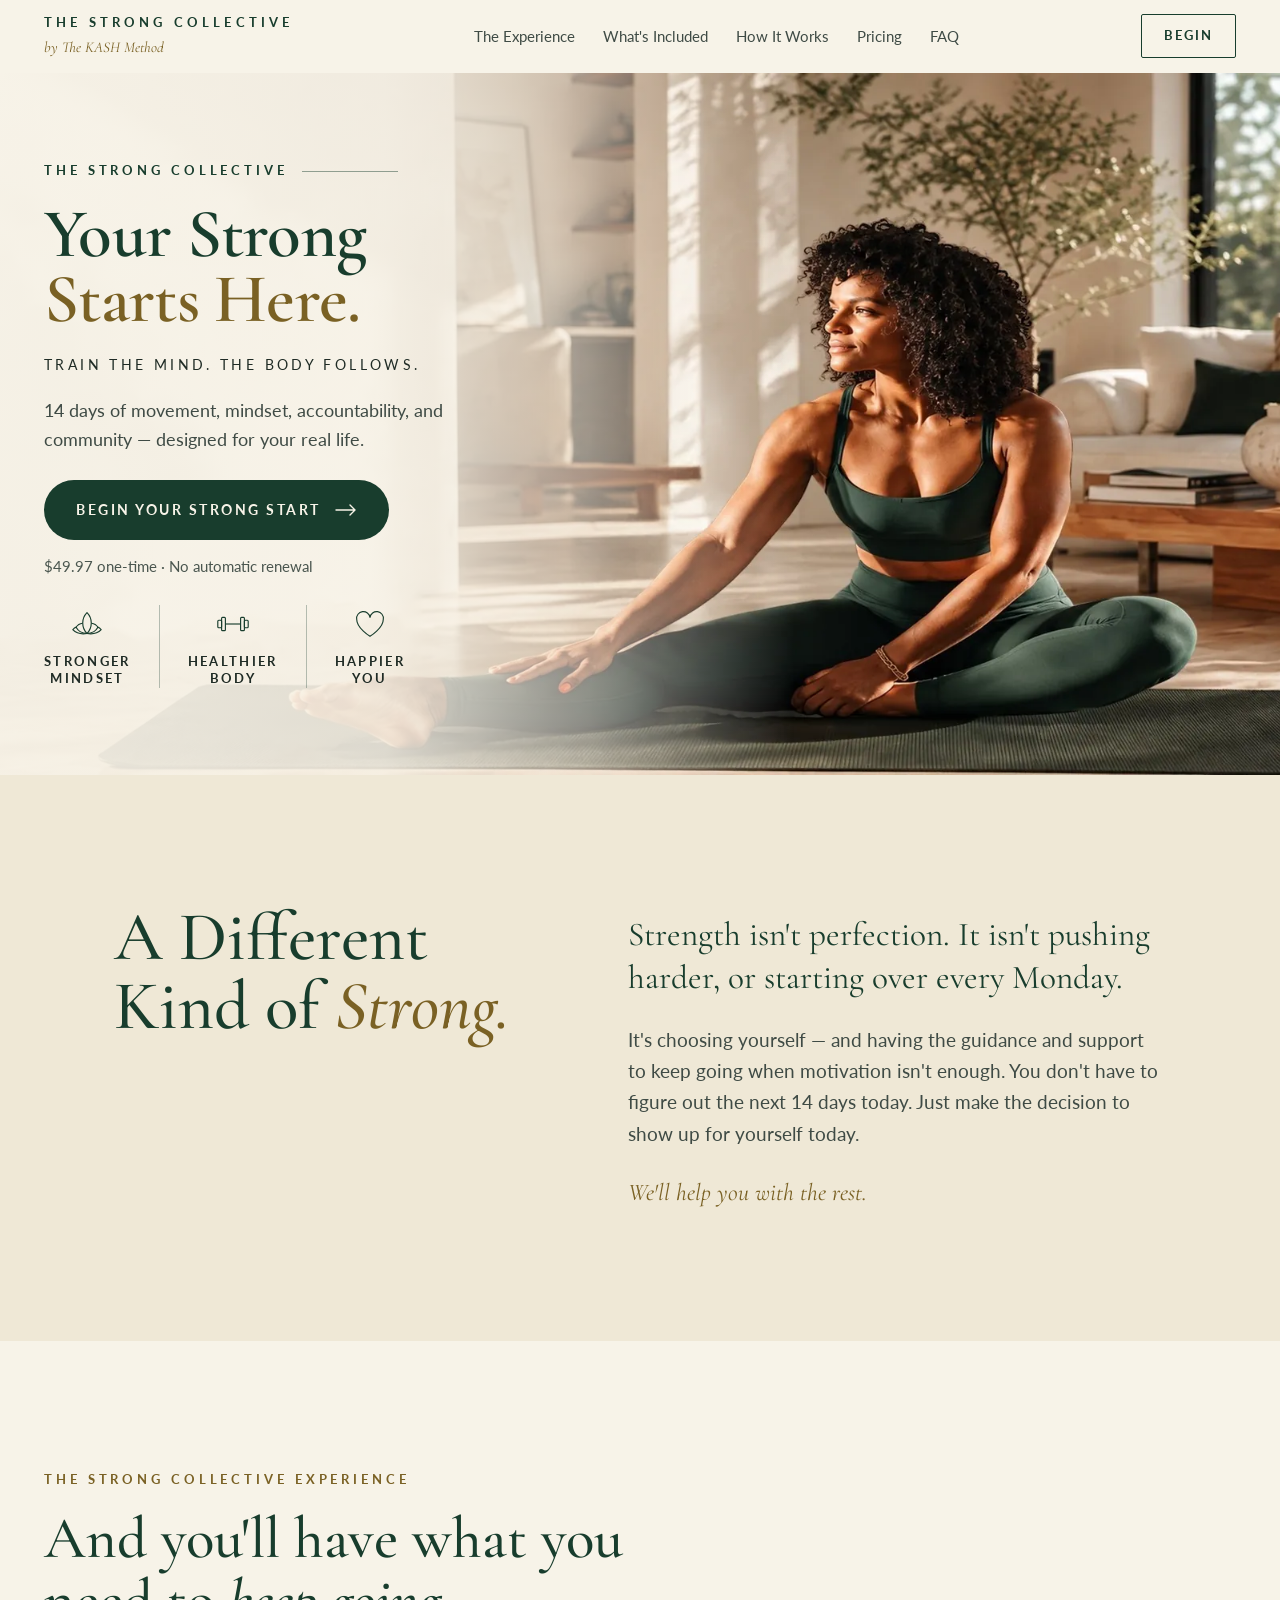
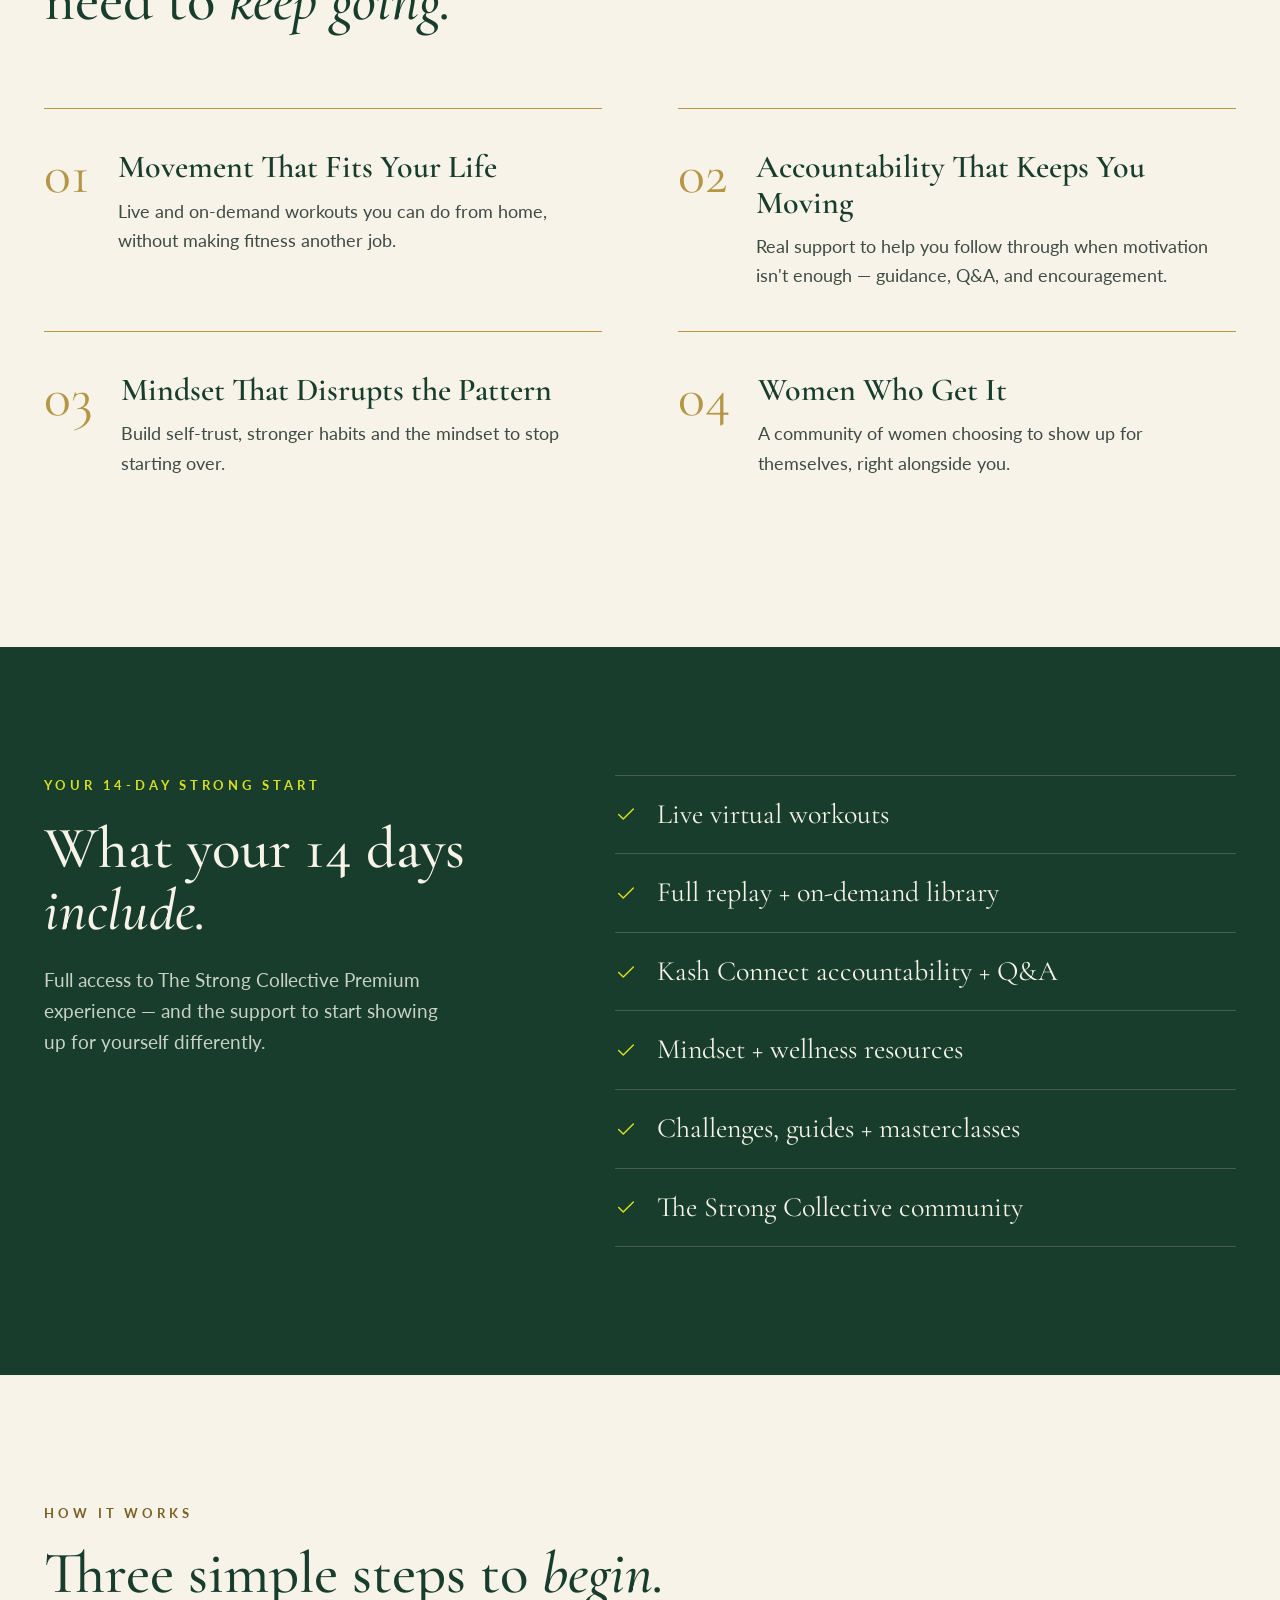
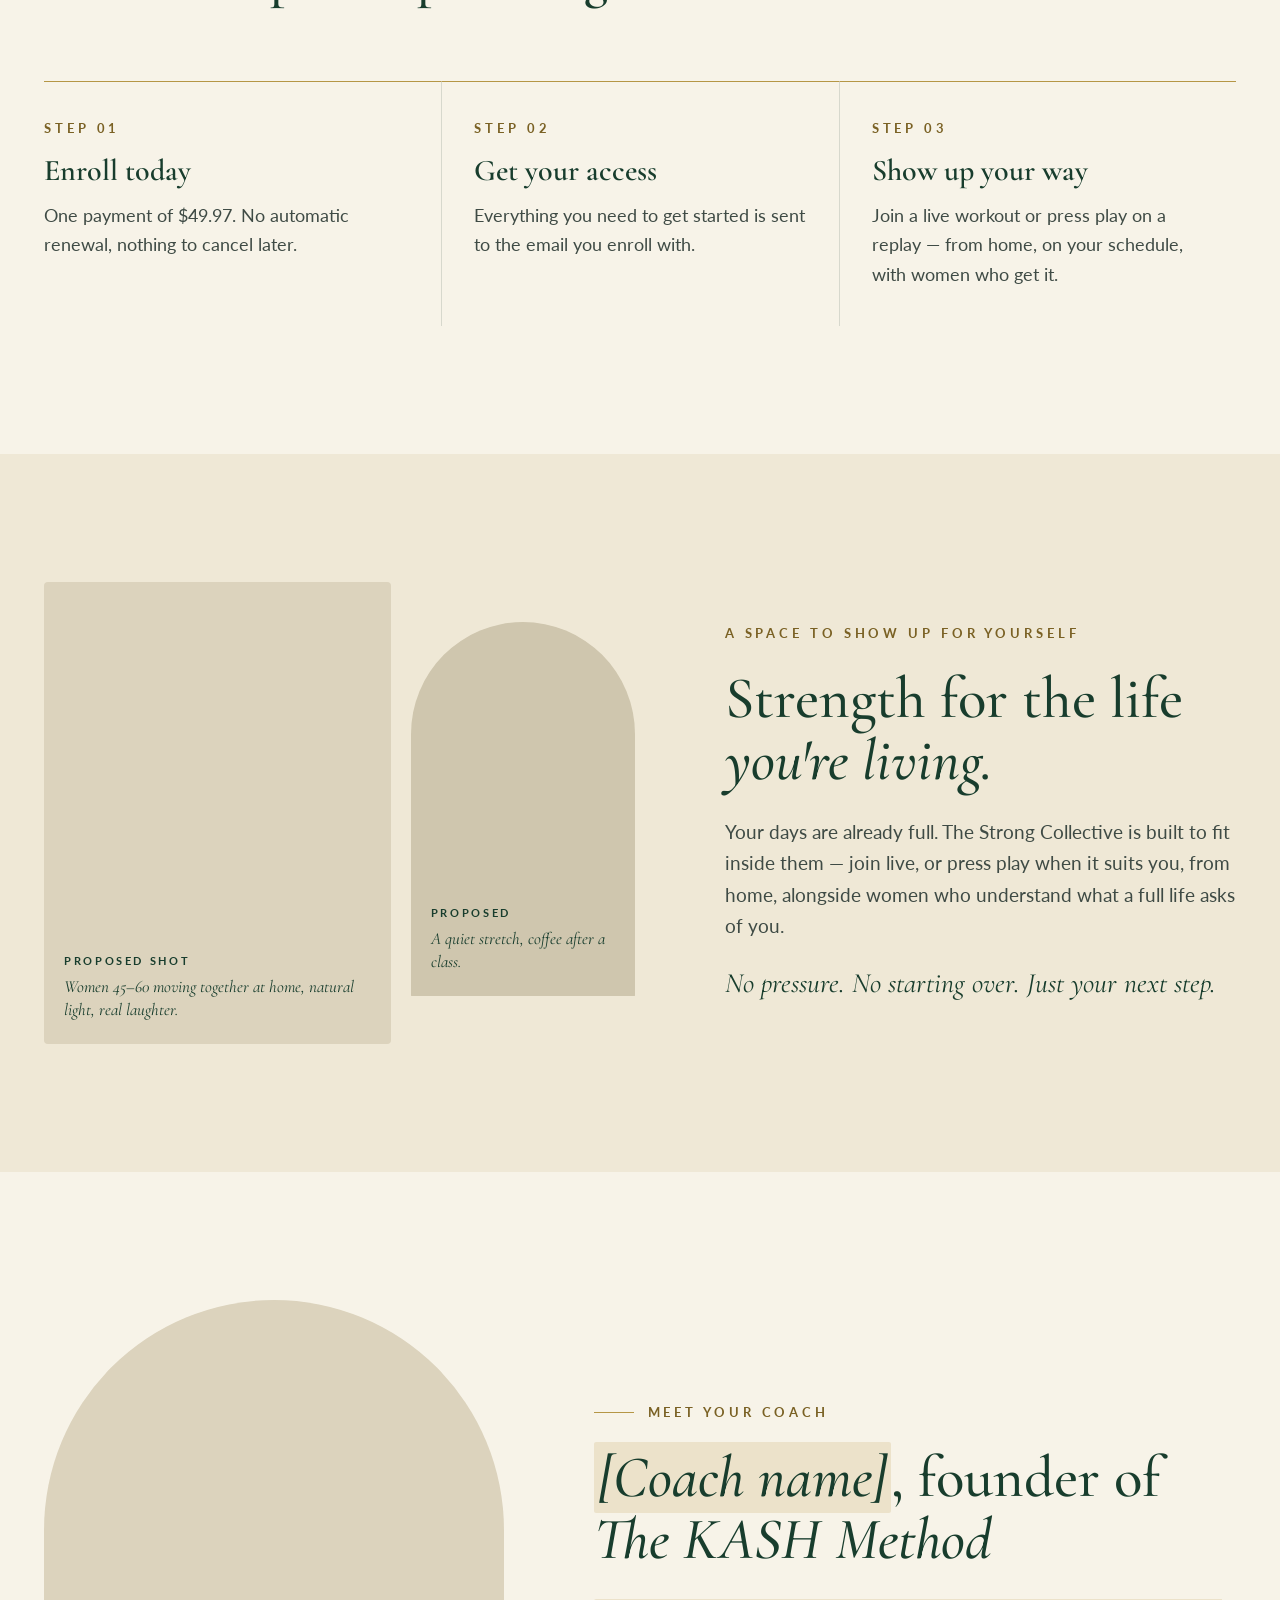
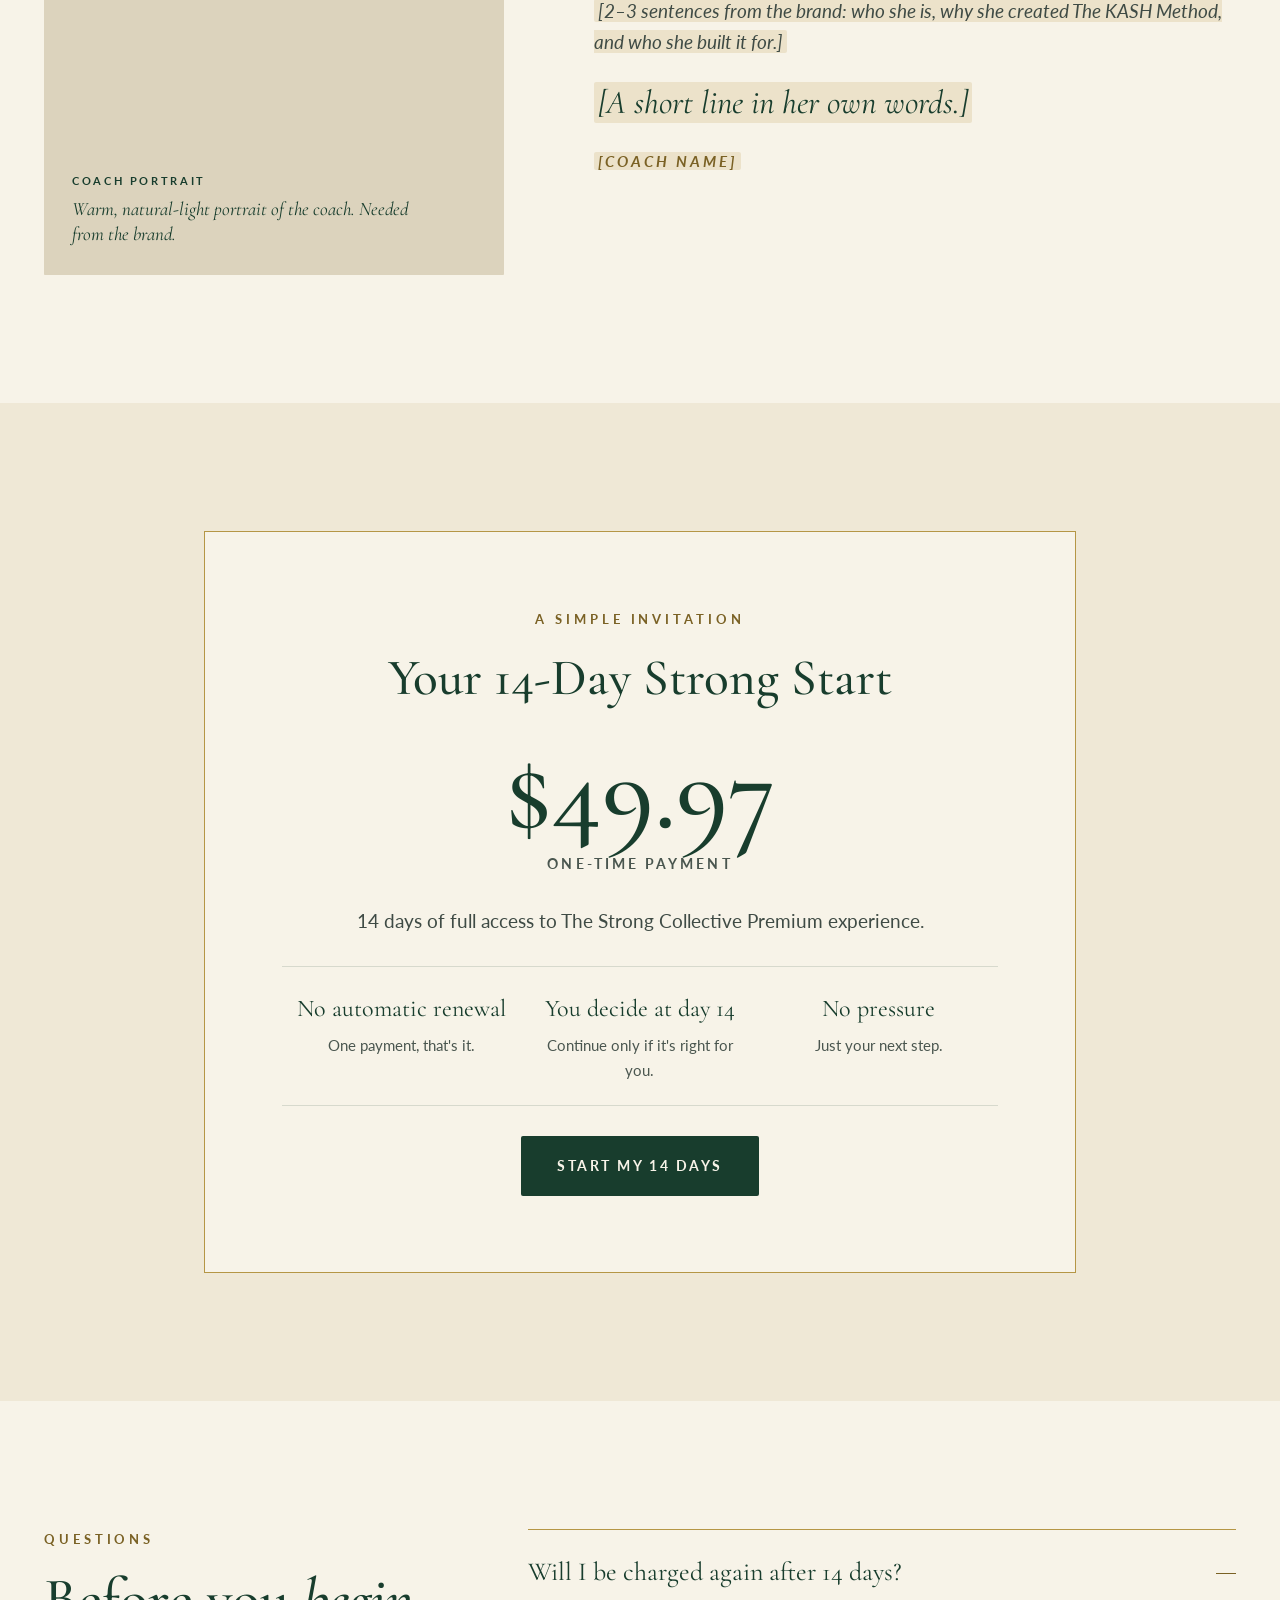
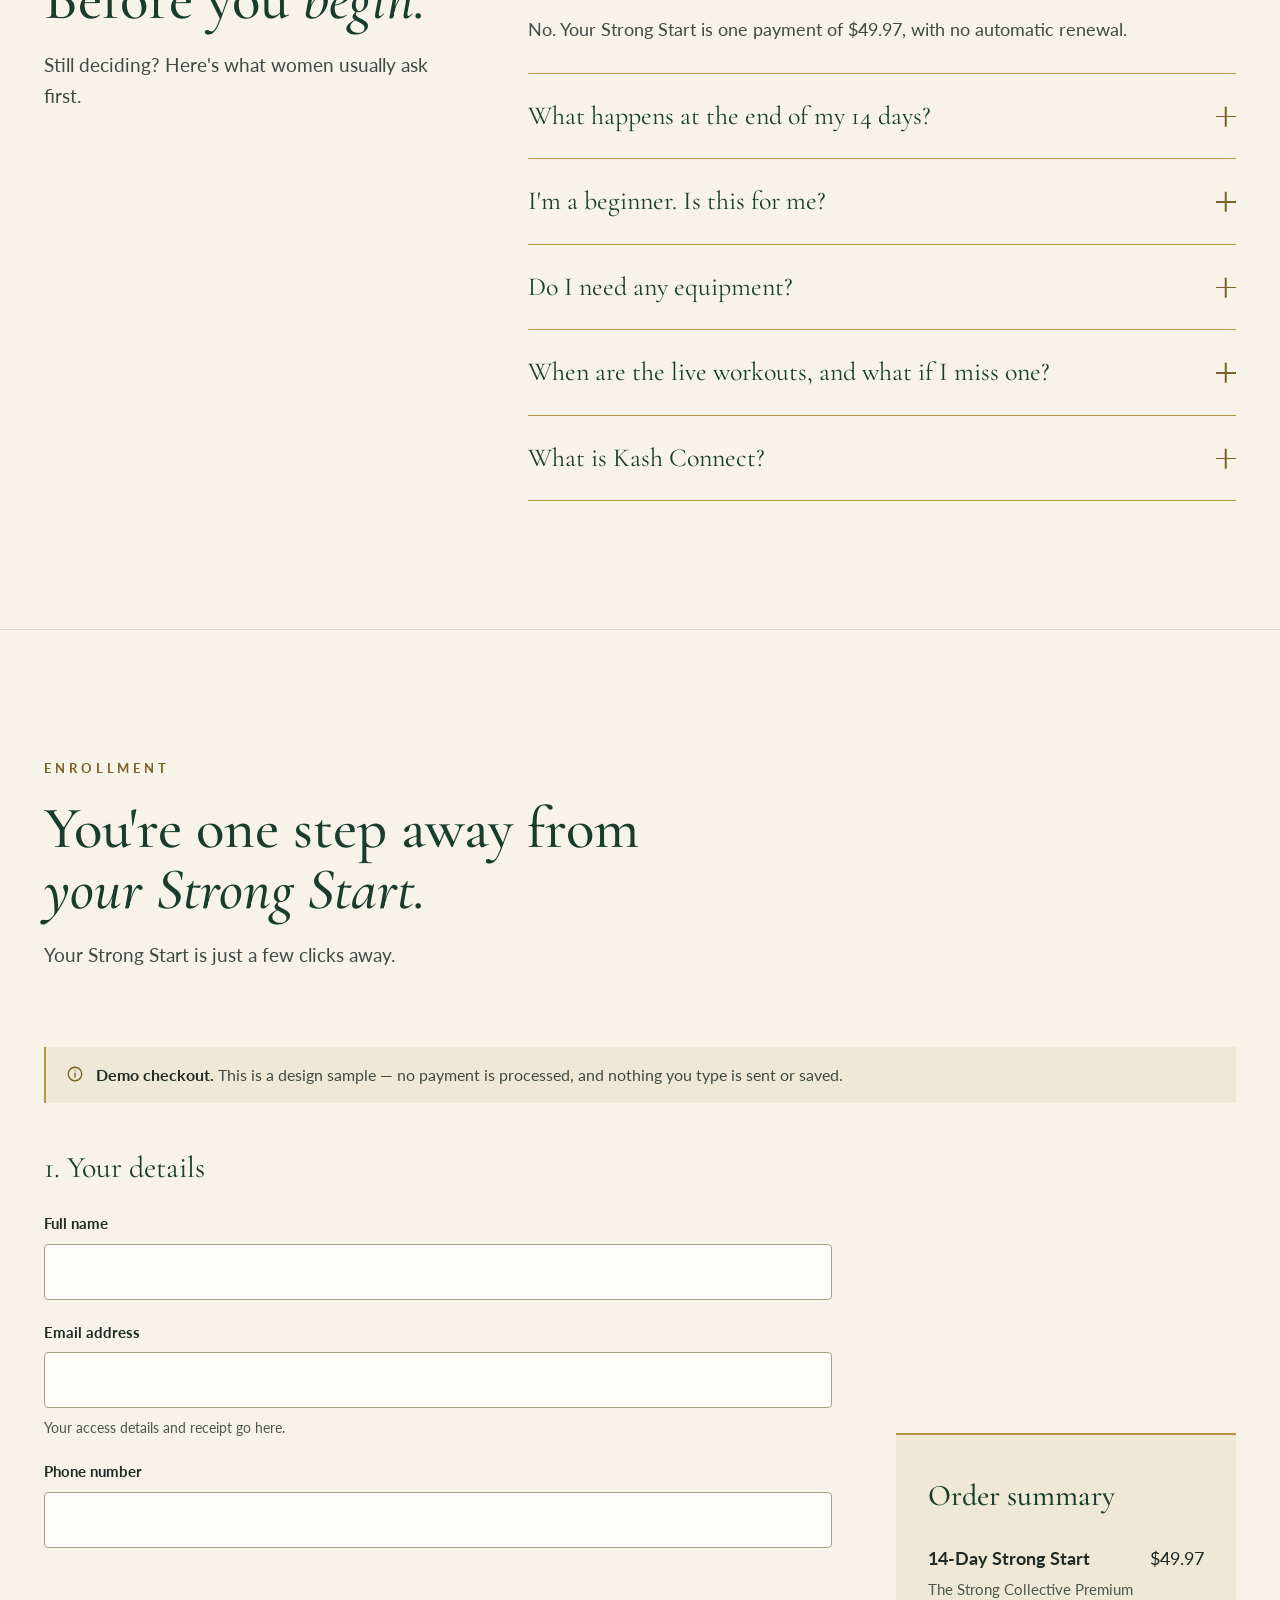
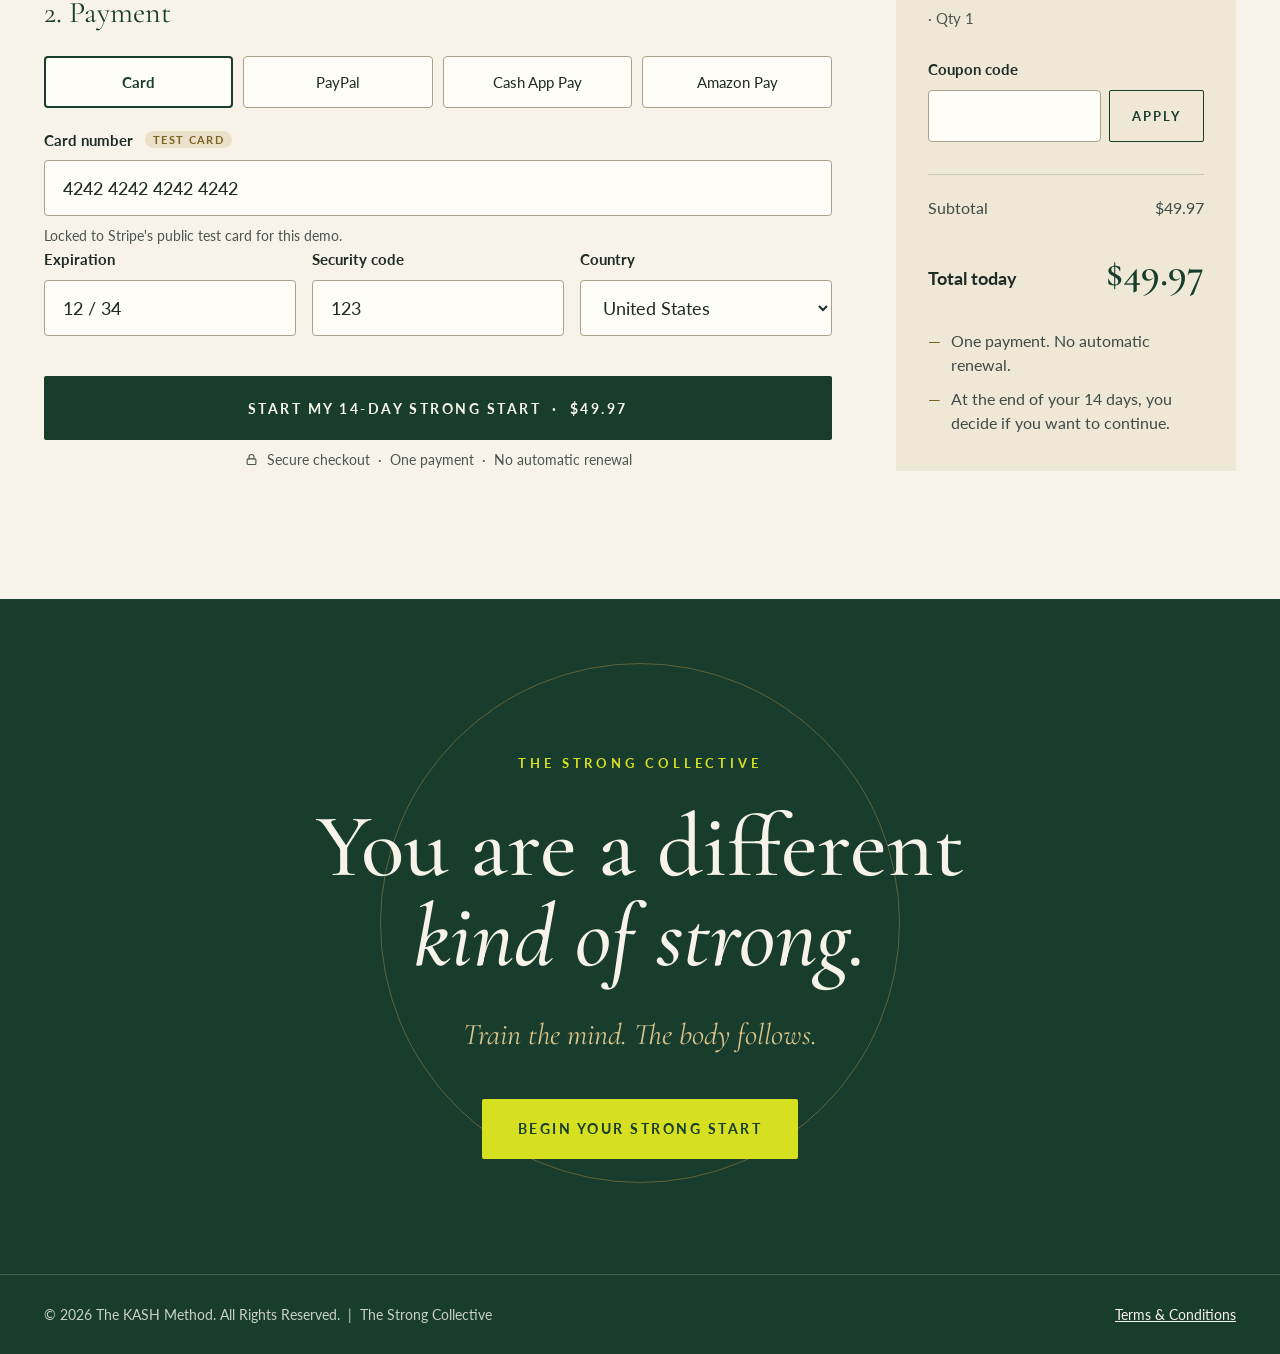
<file: index.html>
<!doctype html>
<!-- Built by build.py from src/ — edit the files in src/sections/, not this file. -->
<html lang="en">
<head>
<meta charset="utf-8">
<meta name="viewport" content="width=device-width, initial-scale=1">
<title>Your Strong Starts Here — The 14-Day Strong Start | The Strong Collective</title>
<meta name="description" content="The 14-Day Strong Start from The Strong Collective: live and on-demand workouts, accountability, mindset and community. $49.97 one-time, no automatic renewal.">
<meta name="theme-color" content="#183D2D">
<meta property="og:title" content="Your Strong Starts Here — The Strong Collective">
<meta property="og:description" content="14 days of movement, mindset, accountability, and community. $49.97 one-time, no automatic renewal.">
<meta property="og:type" content="website">
<script>document.documentElement.classList.add('js');</script>
<link rel="preconnect" href="https://fonts.googleapis.com">
<link rel="preconnect" href="https://fonts.gstatic.com" crossorigin>
<link rel="stylesheet" href="https://fonts.googleapis.com/css2?family=Cormorant+Garamond:ital,wght@0,400;0,500;0,600;1,400;1,500&family=Lato:wght@400;700&display=swap">
<link rel="stylesheet" href="assets/styles.css">
</head>
<body>
<a class="skip-link" href="#main">Skip to content</a>
<!-- Sticky header: brand, section links (hidden under 960px), CTA -->
<header class="site-header">
  <div class="container site-header__inner">
    <a class="brand" href="#top" aria-label="The Strong Collective, back to top">
      <span class="brand__name">THE STRONG COLLECTIVE</span>
      <span class="brand__by">by The KASH Method</span>
    </a>
    <nav class="nav" aria-label="Page sections">
      <a class="nav__link" href="#experience">The Experience</a>
      <a class="nav__link" href="#included">What's Included</a>
      <a class="nav__link" href="#how">How It Works</a>
      <a class="nav__link" href="#pricing">Pricing</a>
      <a class="nav__link" href="#faq">FAQ</a>
    </nav>
    <a class="btn btn--outline" href="#enroll">Begin</a>
  </div>
</header>
<main id="main">
<!-- Hero banner: full-width photo with live text over the left side.
     Photo: the brand banner with its baked-in text removed (assets/img/hero-banner.*). -->
<section class="hero hero--banner" id="top">
  <picture class="hero__photo">
    <source media="(max-width: 900px)" type="image/webp" srcset="assets/img/hero-banner-mobile.webp">
    <source media="(max-width: 900px)" srcset="assets/img/hero-banner-mobile.jpg">
    <source type="image/webp" srcset="assets/img/hero-banner.webp">
    <img src="assets/img/hero-banner.jpg" width="1794" height="877" fetchpriority="high"
         alt="A woman with curly hair stretching on a yoga mat in a sunlit living room, smiling as she looks toward the window">
  </picture>
  <div class="container hero__inner">
    <div class="hero__copy">
      <span class="eyebrow eyebrow--trail">The Strong Collective</span>
      <h1 class="hero__title">Your Strong<br><em>Starts Here.</em></h1>
      <p class="hero__tagline-caps">Train the mind. The body follows.</p>
      <p class="hero__lead">14 days of movement, mindset, accountability, and community — designed for your real life.</p>
      <div class="hero__actions">
        <a class="btn btn--primary btn--arrow" href="#enroll">Begin Your Strong Start
          <svg width="22" height="12" viewBox="0 0 22 12" fill="none" stroke="currentColor" stroke-width="1.4" stroke-linecap="round" stroke-linejoin="round" aria-hidden="true"><path d="M1 6h19M15 1l5 5-5 5"/></svg>
        </a>
        <span class="hero__terms">$49.97 one-time · No automatic renewal</span>
      </div>
      <ul class="hero__benefits">
        <li class="hero__benefit">
          <svg width="38" height="38" viewBox="0 0 40 40" fill="none" stroke="currentColor" stroke-width="1.2" stroke-linejoin="round" aria-hidden="true"><path d="M20 30c-3-3-4.5-7-4.5-11S17 11 20 8c3 3 4.5 7 4.5 11S23 27 20 30z"/><path d="M20 30c-4.5 0-9-2-11.5-6.5 1.5-2.5 4-4 6.8-4.3"/><path d="M20 30c4.5 0 9-2 11.5-6.5-1.5-2.5-4-4-6.8-4.3"/><path d="M20 30c-6 1-11.5-.5-15-4 1-1.5 2.5-2.5 4.2-3"/><path d="M20 30c6 1 11.5-.5 15-4-1-1.5-2.5-2.5-4.2-3"/></svg>
          <span>Stronger<br>mindset</span>
        </li>
        <li class="hero__benefit">
          <svg width="38" height="38" viewBox="0 0 40 40" fill="none" stroke="currentColor" stroke-width="1.2" stroke-linejoin="round" aria-hidden="true"><rect x="8" y="13" width="4" height="14" rx="1"/><rect x="28" y="13" width="4" height="14" rx="1"/><rect x="4" y="16" width="4" height="8" rx="1"/><rect x="32" y="16" width="4" height="8" rx="1"/><path d="M12 20h16"/></svg>
          <span>Healthier<br>body</span>
        </li>
        <li class="hero__benefit">
          <svg width="38" height="38" viewBox="0 0 40 40" fill="none" stroke="currentColor" stroke-width="1.2" stroke-linejoin="round" aria-hidden="true"><path d="M20 33S6 24.5 6 15a7 7 0 0 1 14-2 7 7 0 0 1 14 2c0 9.5-14 18-14 18z"/></svg>
          <span>Happier<br>you</span>
        </li>
      </ul>
    </div>
  </div>
</section>

<!-- Emotional connection -->
<section class="section band">
  <div class="container different__grid reveal">
    <h2 class="different__title">A Different<br>Kind of <em>Strong.</em></h2>
    <div class="different__body">
      <p class="different__statement">Strength isn't perfection. It isn't pushing harder, or starting over every Monday.</p>
      <p class="lead">It's choosing yourself — and having the guidance and support to keep going when motivation isn't enough. You don't have to figure out the next 14 days today. Just make the decision to show up for yourself today.</p>
      <p class="different__close">We'll help you with the rest.</p>
    </div>
  </div>
</section>

<!-- The four pillars -->
<section class="section" id="experience">
  <div class="container">
    <div class="section-head reveal">
      <span class="eyebrow">The Strong Collective Experience</span>
      <h2 class="h2">And you'll have what you need to <em>keep going.</em></h2>
    </div>
    <div class="pillars">
      <article class="pillar reveal">
        <span class="pillar__num" aria-hidden="true">01</span>
        <div class="pillar__body">
          <h3 class="pillar__title">Movement That Fits Your Life</h3>
          <p class="pillar__text">Live and on-demand workouts you can do from home, without making fitness another job.</p>
        </div>
      </article>
      <article class="pillar reveal">
        <span class="pillar__num" aria-hidden="true">02</span>
        <div class="pillar__body">
          <h3 class="pillar__title">Accountability That Keeps You Moving</h3>
          <p class="pillar__text">Real support to help you follow through when motivation isn't enough — guidance, Q&amp;A, and encouragement.</p>
        </div>
      </article>
      <article class="pillar reveal">
        <span class="pillar__num" aria-hidden="true">03</span>
        <div class="pillar__body">
          <h3 class="pillar__title">Mindset That Disrupts the Pattern</h3>
          <p class="pillar__text">Build self-trust, stronger habits and the mindset to stop starting over.</p>
        </div>
      </article>
      <article class="pillar reveal">
        <span class="pillar__num" aria-hidden="true">04</span>
        <div class="pillar__body">
          <h3 class="pillar__title">Women Who Get It</h3>
          <p class="pillar__text">A community of women choosing to show up for themselves, right alongside you.</p>
        </div>
      </article>
    </div>
  </div>
</section>

<!-- What the 14 days include (exact list from the live site) -->
<section class="section band-green" id="included">
  <div class="container included__grid">
    <div class="included__intro reveal">
      <span class="eyebrow">Your 14-Day Strong Start</span>
      <h2 class="h2">What your 14 days <em>include.</em></h2>
      <p class="lead">Full access to The Strong Collective Premium experience — and the support to start showing up for yourself differently.</p>
    </div>
    <ul class="included__list reveal">
      <li class="included__item"><svg width="22" height="22" viewBox="0 0 24 24" fill="none" stroke="#D7DF21" stroke-width="1.6" stroke-linecap="round" stroke-linejoin="round" aria-hidden="true"><path d="M4 12.5l5 5L20 6.5"/></svg>Live virtual workouts</li>
      <li class="included__item"><svg width="22" height="22" viewBox="0 0 24 24" fill="none" stroke="#D7DF21" stroke-width="1.6" stroke-linecap="round" stroke-linejoin="round" aria-hidden="true"><path d="M4 12.5l5 5L20 6.5"/></svg>Full replay + on-demand library</li>
      <li class="included__item"><svg width="22" height="22" viewBox="0 0 24 24" fill="none" stroke="#D7DF21" stroke-width="1.6" stroke-linecap="round" stroke-linejoin="round" aria-hidden="true"><path d="M4 12.5l5 5L20 6.5"/></svg>Kash Connect accountability + Q&amp;A</li>
      <li class="included__item"><svg width="22" height="22" viewBox="0 0 24 24" fill="none" stroke="#D7DF21" stroke-width="1.6" stroke-linecap="round" stroke-linejoin="round" aria-hidden="true"><path d="M4 12.5l5 5L20 6.5"/></svg>Mindset + wellness resources</li>
      <li class="included__item"><svg width="22" height="22" viewBox="0 0 24 24" fill="none" stroke="#D7DF21" stroke-width="1.6" stroke-linecap="round" stroke-linejoin="round" aria-hidden="true"><path d="M4 12.5l5 5L20 6.5"/></svg>Challenges, guides + masterclasses</li>
      <li class="included__item"><svg width="22" height="22" viewBox="0 0 24 24" fill="none" stroke="#D7DF21" stroke-width="1.6" stroke-linecap="round" stroke-linejoin="round" aria-hidden="true"><path d="M4 12.5l5 5L20 6.5"/></svg>The Strong Collective community</li>
    </ul>
  </div>
</section>

<!-- How it works: makes the next step concrete.
     Step 2 wording assumes access details arrive by email — confirm with the brand. -->
<section class="section" id="how">
  <div class="container">
    <div class="section-head reveal">
      <span class="eyebrow">How It Works</span>
      <h2 class="h2">Three simple steps to <em>begin.</em></h2>
    </div>
    <ol class="steps reveal" style="margin:0;padding:0;list-style:none">
      <li class="step">
        <span class="step__num">STEP 01</span>
        <h3 class="step__title">Enroll today</h3>
        <p class="step__text">One payment of $49.97. No automatic renewal, nothing to cancel later.</p>
      </li>
      <li class="step">
        <span class="step__num">STEP 02</span>
        <h3 class="step__title">Get your access</h3>
        <p class="step__text">Everything you need to get started is sent to the email you enroll with.</p>
      </li>
      <li class="step">
        <span class="step__num">STEP 03</span>
        <h3 class="step__title">Show up your way</h3>
        <p class="step__text">Join a live workout or press play on a replay — from home, on your schedule, with women who get it.</p>
      </li>
    </ol>
  </div>
</section>

<!-- Lifestyle storytelling -->
<section class="section band">
  <div class="container lifestyle__grid">
    <div class="lifestyle__media reveal">
      <!-- Replace each placeholder with <img src="assets/img/..." alt="..." loading="lazy"> -->
      <div class="photo photo--soft" role="img" aria-label="Photo placeholder: women moving together">
        <div class="photo__label">
          <span class="photo__tag">PROPOSED SHOT</span>
          <span class="photo__note">Women 45–60 moving together at home, natural light, real laughter.</span>
        </div>
      </div>
      <div class="photo photo--arch" role="img" aria-label="Photo placeholder: a quiet moment of rest">
        <div class="photo__label">
          <span class="photo__tag">PROPOSED</span>
          <span class="photo__note">A quiet stretch, coffee after a class.</span>
        </div>
      </div>
    </div>
    <div class="lifestyle__copy reveal">
      <span class="eyebrow">A Space to Show Up for Yourself</span>
      <h2 class="h2">Strength for the life <em>you're living.</em></h2>
      <p class="lead">Your days are already full. The Strong Collective is built to fit inside them — join live, or press play when it suits you, from home, alongside women who understand what a full life asks of you.</p>
      <p class="pull">No pressure. No starting over. Just your next step.</p>
    </div>
  </div>
</section>

<!-- Meet your coach — every [bracketed] item must come from the brand before launch -->
<section class="section" id="coach">
  <div class="container coach__grid">
    <div class="coach__media reveal">
      <div class="photo photo--arch" role="img" aria-label="Photo placeholder: coach portrait">
        <div class="photo__label">
          <span class="photo__tag">COACH PORTRAIT</span>
          <span class="photo__note">Warm, natural-light portrait of the coach. Needed from the brand.</span>
        </div>
      </div>
    </div>
    <div class="coach__copy reveal">
      <span class="eyebrow eyebrow--rule">Meet Your Coach</span>
      <h2 class="h2"><span class="placeholder">[Coach name]</span>, founder of <em>The KASH Method</em></h2>
      <p class="lead"><span class="placeholder">[2–3 sentences from the brand: who she is, why she created The KASH Method, and who she built it for.]</span></p>
      <p class="coach__quote"><span class="placeholder">[A short line in her own words.]</span></p>
      <span class="coach__name"><span class="placeholder">[Coach name]</span></span>
    </div>
  </div>
</section>

<!-- The invitation: price and terms (exactly as on the live site) -->
<section class="section band" id="pricing">
  <div class="container offer">
    <div class="offer__card reveal">
      <span class="eyebrow">A Simple Invitation</span>
      <h2 class="offer__title">Your 14-Day Strong Start</h2>
      <div class="offer__price">
        <span class="offer__amount">$49.97</span>
        <span class="offer__per">ONE-TIME PAYMENT</span>
      </div>
      <p class="lead">14 days of full access to The Strong Collective Premium experience.</p>
      <div class="offer__terms">
        <div class="offer__term"><span class="offer__term-title">No automatic renewal</span><span class="offer__term-text">One payment, that's it.</span></div>
        <div class="offer__term"><span class="offer__term-title">You decide at day 14</span><span class="offer__term-text">Continue only if it's right for you.</span></div>
        <div class="offer__term"><span class="offer__term-title">No pressure</span><span class="offer__term-text">Just your next step.</span></div>
      </div>
      <a class="btn btn--primary" href="#enroll">Start My 14 Days</a>
    </div>
  </div>
</section>

<!-- FAQ — the first two answers come from the live site's terms.
     Every [bracketed] answer must come from the brand before launch. -->
<section class="section" id="faq">
  <div class="container faq__grid">
    <div class="faq__head reveal">
      <span class="eyebrow">Questions</span>
      <h2 class="h2">Before you <em>begin.</em></h2>
      <p class="lead">Still deciding? Here's what women usually ask first.</p>
    </div>
    <div class="faq__list reveal">
      <details class="faq__item" open>
        <summary class="faq__q">Will I be charged again after 14 days?<span class="faq__icon" aria-hidden="true"></span></summary>
        <p class="faq__a">No. Your Strong Start is one payment of $49.97, with no automatic renewal.</p>
      </details>
      <details class="faq__item">
        <summary class="faq__q">What happens at the end of my 14 days?<span class="faq__icon" aria-hidden="true"></span></summary>
        <p class="faq__a">You decide if you want to continue. No pressure, and no starting over.</p>
      </details>
      <details class="faq__item">
        <summary class="faq__q">I'm a beginner. Is this for me?<span class="faq__icon" aria-hidden="true"></span></summary>
        <p class="faq__a"><span class="placeholder">[Answer from the brand — e.g. how workouts adapt to different fitness levels.]</span></p>
      </details>
      <details class="faq__item">
        <summary class="faq__q">Do I need any equipment?<span class="faq__icon" aria-hidden="true"></span></summary>
        <p class="faq__a"><span class="placeholder">[Answer from the brand.]</span></p>
      </details>
      <details class="faq__item">
        <summary class="faq__q">When are the live workouts, and what if I miss one?<span class="faq__icon" aria-hidden="true"></span></summary>
        <p class="faq__a"><span class="placeholder">[Live schedule from the brand.]</span> Every session is in the full replay and on-demand library.</p>
      </details>
      <details class="faq__item">
        <summary class="faq__q">What is Kash Connect?<span class="faq__icon" aria-hidden="true"></span></summary>
        <p class="faq__a"><span class="placeholder">[Answer from the brand — how the accountability and Q&amp;A sessions work.]</span></p>
      </details>
    </div>
  </div>
</section>

<!-- Enrollment — PORTFOLIO DEMO.
     Fully interactive (validation, payment method switch, coupon message, success state),
     but nothing is sent or stored, and card fields are locked to Stripe's public test card.
     On a real build, embed the brand's GoHighLevel order form here instead. -->
<section class="section" id="enroll" style="border-top:1px solid var(--line)">
  <div class="container">
    <div class="section-head reveal">
      <span class="eyebrow">Enrollment</span>
      <h2 class="h2">You're one step away from <em>your Strong Start.</em></h2>
      <p class="lead">Your Strong Start is just a few clicks away.</p>
    </div>

    <p class="demo-note" role="note">
      <svg width="18" height="18" viewBox="0 0 24 24" fill="none" stroke="currentColor" stroke-width="1.8" stroke-linecap="round" aria-hidden="true"><circle cx="12" cy="12" r="9"/><path d="M12 11v5M12 7.5v.01"/></svg>
      <span><strong>Demo checkout.</strong> This is a design sample — no payment is processed, and nothing you type is sent or saved.</span>
    </p>

    <div class="enroll__grid">
      <div class="checkout-wrap">
        <form class="checkout" id="checkout" aria-label="Enrollment and payment" novalidate>
          <div class="form-alert" id="form-alert" role="alert" hidden></div>

          <fieldset class="fieldset">
            <legend>1. Your details</legend>
            <div class="field">
              <label class="label" for="ss-name">Full name</label>
              <input class="input" id="ss-name" name="name" type="text" autocomplete="name" required aria-describedby="ss-name-err">
              <span class="error" id="ss-name-err" hidden></span>
            </div>
            <div class="field">
              <label class="label" for="ss-email">Email address</label>
              <input class="input" id="ss-email" name="email" type="email" autocomplete="email" required aria-describedby="ss-email-hint ss-email-err">
              <span class="hint" id="ss-email-hint">Your access details and receipt go here.</span>
              <span class="error" id="ss-email-err" hidden></span>
            </div>
            <div class="field">
              <label class="label" for="ss-phone">Phone number</label>
              <input class="input" id="ss-phone" name="phone" type="tel" autocomplete="tel" inputmode="tel" required aria-describedby="ss-phone-err">
              <span class="error" id="ss-phone-err" hidden></span>
            </div>
          </fieldset>

          <fieldset class="fieldset">
            <legend>2. Payment</legend>
            <div class="pay-methods" role="radiogroup" aria-label="Payment method">
              <button class="pay-method" type="button" role="radio" aria-checked="true" data-method="card">Card</button>
              <button class="pay-method" type="button" role="radio" aria-checked="false" data-method="paypal" tabindex="-1">PayPal</button>
              <button class="pay-method" type="button" role="radio" aria-checked="false" data-method="cashapp" tabindex="-1">Cash App Pay</button>
              <button class="pay-method" type="button" role="radio" aria-checked="false" data-method="amazon" tabindex="-1">Amazon Pay</button>
            </div>

            <div class="pay-panel" data-panel="card">
              <div class="field">
                <label class="label" for="ss-card">Card number <span class="demo-tag">Test card</span></label>
                <input class="input input--locked" id="ss-card" type="text" value="4242 4242 4242 4242" readonly aria-describedby="ss-card-hint">
                <span class="hint" id="ss-card-hint">Locked to Stripe's public test card for this demo.</span>
              </div>
              <div class="field-row">
                <div class="field">
                  <label class="label" for="ss-exp">Expiration</label>
                  <input class="input input--locked" id="ss-exp" type="text" value="12 / 34" readonly>
                </div>
                <div class="field">
                  <label class="label" for="ss-cvc">Security code</label>
                  <input class="input input--locked" id="ss-cvc" type="text" value="123" readonly>
                </div>
                <div class="field">
                  <label class="label" for="ss-country">Country</label>
                  <select class="input" id="ss-country" name="country" autocomplete="country-name">
                    <option>United States</option>
                    <option>Canada</option>
                    <option>United Kingdom</option>
                    <option>Australia</option>
                    <option>Philippines</option>
                  </select>
                </div>
              </div>
            </div>
            <div class="pay-panel pay-panel--redirect" data-panel="paypal" hidden>
              <p>You'll continue to <strong>PayPal</strong> to finish securely, then come right back here.</p>
            </div>
            <div class="pay-panel pay-panel--redirect" data-panel="cashapp" hidden>
              <p>You'll scan a code or open <strong>Cash App</strong> on your phone to finish securely.</p>
            </div>
            <div class="pay-panel pay-panel--redirect" data-panel="amazon" hidden>
              <p>You'll sign in with <strong>Amazon</strong> to pay with your saved details.</p>
            </div>
          </fieldset>

          <div class="field">
            <button class="btn btn--primary btn--block btn--submit" id="submit-btn" type="submit">
              <span class="btn__label">Start My 14-Day Strong Start &nbsp;·&nbsp; $49.97</span>
              <span class="spinner" aria-hidden="true"></span>
            </button>
            <p class="secure"><svg width="15" height="15" viewBox="0 0 24 24" fill="none" stroke="currentColor" stroke-width="1.8" stroke-linecap="round" stroke-linejoin="round" aria-hidden="true"><rect x="5" y="11" width="14" height="9" rx="1.5"/><path d="M8 11V8a4 4 0 0 1 8 0v3"/></svg>Secure checkout &nbsp;·&nbsp; One payment &nbsp;·&nbsp; No automatic renewal</p>
          </div>
        </form>

        <div class="success" id="success" hidden>
          <div class="success__mark" aria-hidden="true">
            <svg width="34" height="34" viewBox="0 0 24 24" fill="none" stroke="currentColor" stroke-width="1.6" stroke-linecap="round" stroke-linejoin="round"><path d="M4 12.5l5 5L20 6.5"/></svg>
          </div>
          <h3 class="success__title" id="success-title" tabindex="-1">You're in, <span id="success-name">friend</span>.</h3>
          <p class="lead">Your 14-Day Strong Start begins now. Here's what happens next:</p>
          <ol class="success__steps">
            <li><strong>Check your inbox.</strong> Your access details go to <span id="success-email"></span>.</li>
            <li><strong>Join your first workout</strong> — live, or press play on a replay.</li>
            <li><strong>Say hello</strong> in The Strong Collective community.</li>
          </ol>
          <p class="demo-note demo-note--inline"><strong>Demo:</strong> no payment was taken and no email will be sent.</p>
          <button class="btn btn--outline" type="button" id="reset-demo">Run the demo again</button>
        </div>
      </div>

      <aside class="summary" aria-label="Order summary">
        <h3 class="summary__title">Order summary</h3>
        <div class="summary__item">
          <div><span class="summary__name">14-Day Strong Start</span><span class="summary__meta">The Strong Collective Premium · Qty 1</span></div>
          <span>$49.97</span>
        </div>
        <div class="field">
          <label class="label" for="ss-coupon">Coupon code</label>
          <div class="coupon">
            <input class="input" id="ss-coupon" type="text" autocomplete="off" aria-describedby="ss-coupon-msg">
            <button class="btn btn--outline" type="button" id="coupon-btn">Apply</button>
          </div>
          <span class="hint" id="ss-coupon-msg" aria-live="polite"></span>
        </div>
        <div class="totals">
          <div class="totals__row"><span>Subtotal</span><span>$49.97</span></div>
          <div class="totals__row totals__row--grand"><span>Total today</span><span class="totals__amount">$49.97</span></div>
        </div>
        <ul class="reassure">
          <li>One payment. No automatic renewal.</li>
          <li>At the end of your 14 days, you decide if you want to continue.</li>
        </ul>
      </aside>
    </div>
  </div>
</section>
</main>
<!-- Closing statement + legal footer -->
<footer class="closing band-green">
  <div class="closing__ring" aria-hidden="true"></div>
  <div class="closing__inner reveal">
    <span class="eyebrow">The Strong Collective</span>
    <h2 class="closing__title">You are a different<br><em>kind of strong.</em></h2>
    <p class="closing__tagline">Train the mind. The body follows.</p>
    <a class="btn btn--accent" href="#enroll">Begin Your Strong Start</a>
  </div>
  <div class="site-footer">
    <div class="container site-footer__inner">
      <span>© 2026 The KASH Method. All Rights Reserved. &nbsp;|&nbsp; The Strong Collective</span>
      <!-- Point to the live Terms & Conditions URL -->
      <a href="#terms">Terms &amp; Conditions</a>
    </div>
  </div>
</footer>

<!-- Mobile-only sticky CTA: appears after the hero, hides while checkout is on screen -->
<div class="mobile-cta" aria-hidden="true">
  <div class="mobile-cta__price">
    <span class="mobile-cta__amount">$49.97</span>
    <span class="mobile-cta__note">One-time · No auto-renewal</span>
  </div>
  <a class="btn btn--accent" href="#enroll" tabindex="-1">Start My 14 Days</a>
</div>
<script src="assets/main.js" defer></script>
</body>
</html>
</file>
<file: assets/styles.css>
/* =========================================================
   Strong Starts Today — homepage styles
   Tokens first, then base, components, and one block per section.
   ========================================================= */

:root {
  /* Brand colors (from the live site's computed styles) */
  --green: #183D2D;
  --green-deep: #0F2A1E;
  --ivory: #F7F3E8;
  --ivory-2: #EFE8D6;
  --gold: #B59645;        /* decorative only on ivory */
  --gold-ink: #7A6124;    /* gold-colored text on ivory, 5.2:1 */
  --gold-soft: #D9C38A;   /* gold text on green */
  --chartreuse: #D7DF21;  /* only on green */

  /* Neutrals */
  --ink: #1F2B25;
  --body: #3F4B45;
  --muted: #4A564F;
  --on-green-muted: #C9D1C6;
  --sand: #DCD3BD;
  --sand-2: #CFC6AE;
  --field-bg: #FFFDF8;
  --field-border: #A9A08A;
  --error: #A3341F;
  --line: rgba(24, 61, 45, .14);
  --line-on-green: rgba(247, 243, 232, .18);

  /* Type */
  --serif: 'Cormorant Garamond', Georgia, 'Times New Roman', serif;
  --sans: 'Lato', system-ui, -apple-system, 'Segoe UI', sans-serif;

  /* Layout */
  --max: 1240px;
  --gutter: 24px;
  --section-y: clamp(80px, 10vw, 136px);
  --nav-h: 72px;
}

/* ---------- Base ---------- */
*, *::before, *::after { box-sizing: border-box; }
html { scroll-behavior: smooth; scroll-padding-top: calc(var(--nav-h) + 16px); }
body {
  margin: 0;
  background: var(--ivory);
  color: var(--ink);
  font-family: var(--sans);
  font-size: 18px;
  line-height: 1.65;
  -webkit-font-smoothing: antialiased;
  overflow-x: hidden;
}
img { max-width: 100%; display: block; }
a { color: var(--green); }
a:hover { color: var(--gold-ink); }
:focus-visible { outline: 3px solid var(--gold); outline-offset: 3px; }
h1, h2, h3 { margin: 0; font-family: var(--serif); font-weight: 500; color: var(--green); }
p { margin: 0; }
em, .italic { font-style: italic; }

.skip-link {
  position: absolute; left: 16px; top: -100px; z-index: 100;
  padding: 12px 18px; background: var(--green); color: var(--ivory);
  font-weight: 700; text-decoration: none;
}
.skip-link:focus { top: 16px; color: var(--ivory); }

.container { max-width: var(--max); margin: 0 auto; padding: 0 var(--gutter); }
.section { padding: var(--section-y) 0; }
.band { background: var(--ivory-2); }
.band-green { background: var(--green); color: var(--ivory); }

/* ---------- Shared components ---------- */
.eyebrow {
  display: inline-flex; align-items: center; gap: 14px;
  font-size: 13px; font-weight: 700; letter-spacing: .3em; text-transform: uppercase;
  color: var(--gold-ink);
}
.eyebrow--rule::before { content: ""; width: 40px; height: 1px; background: var(--gold); }
.band-green .eyebrow { color: var(--chartreuse); }

.h2 { font-size: clamp(40px, 4.6vw, 64px); line-height: 1.05; }
.h2 em { font-style: italic; }
.band-green .h2 { color: var(--ivory); }
.lead { font-size: 19px; line-height: 1.65; color: var(--body); }
.band-green .lead { color: var(--on-green-muted); }
.pull { font-family: var(--serif); font-style: italic; font-size: clamp(22px, 2.2vw, 28px); line-height: 1.35; color: var(--green); }

.section-head { display: flex; flex-direction: column; gap: 18px; max-width: 680px; margin-bottom: clamp(48px, 6vw, 80px); }

.btn {
  display: inline-flex; align-items: center; justify-content: center;
  min-height: 60px; padding: 0 36px;
  font-family: var(--sans); font-size: 14px; font-weight: 700; letter-spacing: .18em; text-transform: uppercase;
  text-decoration: none; border: 0; border-radius: 2px; cursor: pointer;
  transition: background-color .25s ease, color .25s ease, transform .25s ease;
}
.btn:hover { transform: translateY(-1px); }
.btn--primary { background: var(--green); color: var(--ivory); }
.btn--primary:hover { background: var(--green-deep); color: var(--ivory); }
.btn--accent { background: var(--chartreuse); color: var(--green); }
.btn--accent:hover { background: #E6EC5A; color: var(--green); }
.btn--outline { min-height: 44px; padding: 0 22px; font-size: 13px; letter-spacing: .16em; background: transparent; color: var(--green); border: 1px solid var(--green); }
.btn--outline:hover { background: var(--green); color: var(--ivory); }
.btn--block { width: 100%; }

.photo {
  position: relative; background: var(--sand);
  display: flex; align-items: flex-end; overflow: hidden;
}
.photo img { position: absolute; inset: 0; width: 100%; height: 100%; object-fit: cover; }
.photo--arch { border-radius: 999px 999px 4px 4px; }
.photo--soft { border-radius: 4px; }
.photo__label { position: relative; padding: 24px 28px 28px; display: flex; flex-direction: column; gap: 6px; }
.photo__tag { font-size: 11px; font-weight: 700; letter-spacing: .24em; color: var(--green); }
.photo__note { font-family: var(--serif); font-style: italic; font-size: 19px; line-height: 1.35; color: var(--green); max-width: 340px; }

.placeholder { background: rgba(181, 150, 69, .18); padding: 0 4px; border-radius: 2px; font-style: italic; }

/* ---------- Scroll reveal (only when JS is running) ---------- */
.js .reveal { opacity: 0; transform: translateY(12px); transition: opacity .6s ease, transform .6s ease; }
.js .reveal.is-visible { opacity: 1; transform: none; }

/* ---------- 01 Header / sticky nav ---------- */
.site-header {
  position: sticky; top: 0; z-index: 50;
  background: rgba(247, 243, 232, .94);
  backdrop-filter: saturate(1.2) blur(8px);
  -webkit-backdrop-filter: saturate(1.2) blur(8px);
  border-bottom: 1px solid transparent;
  transition: border-color .3s ease, box-shadow .3s ease;
}
.site-header.is-scrolled { border-bottom-color: var(--line); box-shadow: 0 6px 24px rgba(24, 61, 45, .06); }
.site-header__inner { height: var(--nav-h); display: flex; align-items: center; justify-content: space-between; gap: 24px; }
.brand { display: flex; flex-direction: column; gap: 1px; text-decoration: none; }
.brand__name { font-size: 13px; font-weight: 700; letter-spacing: .32em; color: var(--green); }
.brand__by { font-family: var(--serif); font-style: italic; font-size: 15px; color: var(--gold-ink); }
.nav { display: flex; align-items: center; gap: 28px; }
.nav__link {
  position: relative; padding: 10px 0; font-size: 15px; color: var(--body); text-decoration: none;
}
.nav__link::after {
  content: ""; position: absolute; left: 0; right: 0; bottom: 4px; height: 1px;
  background: var(--gold); transform: scaleX(0); transform-origin: left; transition: transform .3s ease;
}
.nav__link:hover, .nav__link.is-active { color: var(--green); }
.nav__link:hover::after, .nav__link.is-active::after { transform: scaleX(1); }
@media (max-width: 960px) { .nav__link { display: none; } }

/* ---------- 02 Hero ---------- */
/* Desktop: full-width photo, live text over the wall on the left.
   An ivory fade on the left keeps text at AA contrast and hides retouched areas. */
.hero--banner {
  position: relative; overflow: hidden; background: #E9DFD2;
  height: clamp(560px, calc(86vh - var(--nav-h)), 720px);
  display: flex; align-items: center;
}
.hero__photo { position: absolute; inset: 0; }
/* Anchor to the bottom-right so her full seated pose and the mat stay in frame */
.hero__photo img { width: 100%; height: 100%; object-fit: cover; object-position: 78% 85%; }
.hero--banner::before {
  content: ""; position: absolute; inset: 0; z-index: 1; pointer-events: none;
  background: linear-gradient(90deg,
    rgba(247, 243, 232, .94) 0%, rgba(247, 243, 232, .88) 30%,
    rgba(247, 243, 232, .55) 46%, rgba(247, 243, 232, 0) 62%);
}
.hero__inner { position: relative; z-index: 2; width: 100%; padding-top: 40px; padding-bottom: 40px; }
.hero__copy { max-width: 540px; display: flex; flex-direction: column; gap: 20px; }
.eyebrow--trail { color: var(--green); letter-spacing: .3em; }
.eyebrow--trail::after { content: ""; width: 96px; height: 1px; background: var(--green); opacity: .45; }
.hero__title { font-size: clamp(52px, 5.4vw, 84px); line-height: .95; letter-spacing: -.01em; font-weight: 600; }
.hero__title em { font-style: normal; color: var(--gold-ink); }
.hero__tagline-caps { font-size: clamp(13px, 1.1vw, 15px); letter-spacing: .24em; text-transform: uppercase; color: var(--ink); }
.hero__lead { max-width: 420px; font-size: 18px; line-height: 1.6; color: var(--body); }
.hero__actions { display: flex; flex-wrap: wrap; align-items: center; gap: 14px 24px; padding-top: 6px; }
.btn--arrow { gap: 14px; border-radius: 999px; padding: 0 32px; }
.btn--arrow svg { transition: transform .25s ease; }
.btn--arrow:hover svg { transform: translateX(4px); }
.hero__terms { font-size: 15px; color: var(--muted); }
.hero__benefits { margin: 6px 0 0; padding: 0; list-style: none; display: flex; }
.hero__benefit {
  display: flex; flex-direction: column; align-items: center; gap: 10px; padding: 0 28px; text-align: center;
  font-size: 13px; font-weight: 700; letter-spacing: .18em; line-height: 1.35; text-transform: uppercase; color: var(--ink);
}
.hero__benefit:first-child { padding-left: 0; }
.hero__benefit + .hero__benefit { border-left: 1px solid rgba(24, 61, 45, .3); }
.hero__benefit svg { color: var(--green); }

/* Tablet + phone: photo on top, text below on ivory */
@media (max-width: 900px) {
  .hero--banner { display: block; height: auto; background: var(--ivory); }
  .hero--banner::before { display: none; }
  .hero__photo { position: relative; inset: auto; display: block; aspect-ratio: 993 / 567; }
  .hero__photo img { object-position: 60% 40%; }
  .hero__inner { padding-top: 40px; padding-bottom: 56px; }
}
@media (max-width: 480px) {
  .hero__photo { aspect-ratio: 4 / 3; }
  .eyebrow--trail { white-space: nowrap; }
  .eyebrow--trail::after { width: 32px; }
  .hero__benefit { padding: 0 14px; font-size: 11px; letter-spacing: .14em; }
  .hero__benefit svg { width: 32px; height: 32px; }
  .hero .btn--arrow { width: 100%; }
}

/* ---------- 03 A Different Kind of Strong ---------- */
.different__grid { max-width: 1100px; margin: 0 auto; display: flex; flex-wrap: wrap; gap: clamp(32px, 6vw, 96px); align-items: flex-start; }
.different__title { flex: 1 1 320px; font-size: clamp(44px, 5.4vw, 76px); line-height: 1; }
.different__title em { color: var(--gold-ink); }
.different__body { flex: 1 1 420px; min-width: 0; display: flex; flex-direction: column; gap: 24px; padding-top: 10px; }
.different__statement { font-family: var(--serif); font-size: clamp(26px, 2.6vw, 34px); line-height: 1.3; color: var(--green); }
.different__close { font-family: var(--serif); font-style: italic; font-size: 24px; color: var(--gold-ink); }

/* ---------- 04 Experience pillars ---------- */
.pillars { display: grid; grid-template-columns: repeat(auto-fit, minmax(min(100%, 480px), 1fr)); column-gap: clamp(40px, 6vw, 96px); }
.pillar { display: flex; gap: 28px; padding: 40px 0; border-top: 1px solid var(--gold); }
.pillar__num { font-family: var(--serif); font-size: 56px; line-height: .9; color: var(--gold); }
.pillar__body { display: flex; flex-direction: column; gap: 12px; }
.pillar__title { font-weight: 600; font-size: 32px; line-height: 1.1; }
.pillar__text { font-size: 18px; color: var(--body); }

/* ---------- 05 Included ---------- */
.included__grid { display: flex; flex-wrap: wrap; gap: clamp(40px, 7vw, 120px); }
.included__intro { flex: 1 1 340px; min-width: 0; display: flex; flex-direction: column; gap: 22px; }
.included__intro .lead { max-width: 420px; }
.included__list { flex: 1 1 480px; min-width: 0; margin: 0; padding: 0; list-style: none; }
.included__item {
  display: flex; align-items: center; gap: 20px; padding: 22px 0;
  border-top: 1px solid var(--line-on-green);
  font-family: var(--serif); font-size: 28px; line-height: 1.2;
}
.included__item:last-child { border-bottom: 1px solid var(--line-on-green); }
.included__item svg { flex: 0 0 auto; }

/* ---------- 06 How it works ---------- */
.steps { display: grid; grid-template-columns: repeat(auto-fit, minmax(min(100%, 280px), 1fr)); gap: 0; counter-reset: step; }
.step { padding: 36px 32px 36px 0; border-top: 1px solid var(--gold); display: flex; flex-direction: column; gap: 14px; }
.step + .step { padding-left: 32px; border-left: 1px solid var(--line); }
@media (max-width: 900px) { .step + .step { padding-left: 0; border-left: 0; } }
.step__num { font-size: 13px; font-weight: 700; letter-spacing: .3em; color: var(--gold-ink); }
.step__title { font-weight: 600; font-size: 30px; line-height: 1.1; }
.step__text { font-size: 18px; color: var(--body); }

/* ---------- 07 Lifestyle ---------- */
.lifestyle__grid { display: flex; flex-wrap: wrap; align-items: center; gap: clamp(40px, 7vw, 112px); }
.lifestyle__media { flex: 1 1 480px; min-width: 0; display: grid; grid-template-columns: repeat(5, minmax(0, 1fr)); gap: 20px; align-items: end; }
.lifestyle__media .photo:first-child { grid-column: span 3; aspect-ratio: 3 / 4; }
.lifestyle__media .photo:last-child { grid-column: span 2; aspect-ratio: 3 / 5; background: var(--sand-2); margin-bottom: 48px; }
.lifestyle__media .photo__label { padding: 18px 20px 22px; }
.lifestyle__media .photo__note { font-size: 17px; }
.lifestyle__copy { flex: 1 1 400px; min-width: 0; display: flex; flex-direction: column; gap: 24px; }

/* ---------- 08 Coach ---------- */
.coach__grid { display: flex; flex-wrap: wrap; align-items: center; gap: clamp(40px, 7vw, 112px); }
.coach__media { flex: 1 1 340px; max-width: 460px; min-width: 0; }
.coach__media .photo { aspect-ratio: 4 / 5; }
.coach__copy { flex: 1 1 440px; min-width: 0; display: flex; flex-direction: column; gap: 24px; }
.coach__quote { font-family: var(--serif); font-size: clamp(26px, 2.6vw, 34px); line-height: 1.3; color: var(--green); }
.coach__name { font-size: 15px; font-weight: 700; letter-spacing: .2em; color: var(--gold-ink); text-transform: uppercase; }

/* ---------- 09 Invitation / pricing ---------- */
.offer { max-width: 920px; margin: 0 auto; }
.offer__card {
  background: var(--ivory); border: 1px solid var(--gold);
  padding: clamp(40px, 6vw, 80px) clamp(24px, 6vw, 80px);
  display: flex; flex-direction: column; align-items: center; text-align: center; gap: 22px;
}
.offer__title { font-size: clamp(36px, 4vw, 52px); line-height: 1.05; }
.offer__price { display: flex; flex-direction: column; align-items: center; gap: 4px; padding: 8px 0; }
.offer__amount { font-family: var(--serif); font-weight: 500; font-size: clamp(72px, 9vw, 112px); line-height: 1; color: var(--green); }
.offer__per { font-size: 14px; font-weight: 700; letter-spacing: .22em; color: var(--muted); }
.offer__terms { width: 100%; margin: 8px 0; display: flex; flex-wrap: wrap; border-top: 1px solid var(--line); border-bottom: 1px solid var(--line); }
.offer__term { flex: 1 1 180px; padding: 22px 12px; display: flex; flex-direction: column; gap: 4px; }
.offer__term-title { font-family: var(--serif); font-size: 24px; color: var(--green); }
.offer__term-text { font-size: 15px; color: var(--muted); }

/* ---------- 10 FAQ ---------- */
.faq__grid { display: flex; flex-wrap: wrap; gap: clamp(40px, 7vw, 112px); }
.faq__head { flex: 1 1 300px; min-width: 0; display: flex; flex-direction: column; gap: 18px; }
.faq__list { flex: 2 1 520px; min-width: 0; }
.faq__item { border-top: 1px solid var(--gold); }
.faq__item:last-child { border-bottom: 1px solid var(--gold); }
.faq__q {
  list-style: none; cursor: pointer; display: flex; justify-content: space-between; align-items: center; gap: 24px;
  padding: 26px 0; font-family: var(--serif); font-size: 26px; line-height: 1.25; color: var(--green);
}
.faq__q::-webkit-details-marker { display: none; }
.faq__icon { flex: 0 0 auto; width: 20px; height: 20px; position: relative; }
.faq__icon::before, .faq__icon::after { content: ""; position: absolute; left: 0; right: 0; top: 50%; height: 1.5px; background: var(--gold-ink); transition: transform .3s ease; }
.faq__icon::after { transform: rotate(90deg); }
.faq__item[open] .faq__icon::after { transform: rotate(0deg); }
.faq__a { padding: 0 40px 28px 0; font-size: 18px; color: var(--body); }

/* ---------- 11 Enroll / checkout ---------- */
.enroll__grid { display: flex; flex-wrap: wrap-reverse; gap: clamp(32px, 5vw, 64px); align-items: flex-start; }
.checkout-wrap { flex: 999 1 520px; min-width: 0; }
.checkout { display: flex; flex-direction: column; gap: 40px; }
[hidden] { display: none !important; }

/* Demo notice */
.demo-note {
  display: flex; align-items: flex-start; gap: 12px; margin: 0 0 40px;
  padding: 16px 20px; background: var(--ivory-2); border-left: 2px solid var(--gold);
  font-size: 16px; line-height: 1.5; color: var(--body);
}
.demo-note svg { flex: 0 0 auto; margin-top: 2px; color: var(--gold-ink); }
.demo-note strong { color: var(--ink); }
.demo-note--inline { margin: 0; }
.demo-tag {
  margin-left: 8px; padding: 2px 8px; border-radius: 999px;
  background: rgba(181, 150, 69, .2); color: var(--gold-ink);
  font-size: 11px; letter-spacing: .12em; text-transform: uppercase; vertical-align: 2px;
}
.input--locked { background: var(--ivory-2); color: var(--muted); cursor: not-allowed; }

/* Form-level alert */
.form-alert {
  padding: 16px 20px; border: 1.5px solid var(--error); border-radius: 4px;
  background: #FBF1EE; color: var(--error); font-size: 16px;
}

/* Redirect payment methods */
.pay-panel--redirect { padding: 22px 24px; background: var(--ivory-2); border-radius: 4px; font-size: 17px; color: var(--body); }

/* Submit loading state */
.btn--submit { min-height: 64px; gap: 12px; }
.spinner {
  display: none; width: 18px; height: 18px; border-radius: 50%;
  border: 2px solid rgba(247, 243, 232, .35); border-top-color: var(--ivory);
  animation: spin .8s linear infinite;
}
.btn--submit.is-loading { cursor: progress; opacity: .9; }
.btn--submit.is-loading .spinner { display: inline-block; }
@keyframes spin { to { transform: rotate(360deg); } }

/* Success state */
.success {
  display: flex; flex-direction: column; align-items: flex-start; gap: 22px;
  padding: clamp(32px, 5vw, 56px); background: var(--ivory); border: 1px solid var(--gold);
}
.success__mark {
  width: 64px; height: 64px; border-radius: 50%; display: grid; place-items: center;
  background: var(--green); color: var(--chartreuse);
}
.success__title { font-size: clamp(36px, 4vw, 52px); line-height: 1.05; outline: none; }
.success__steps { margin: 0; padding-left: 22px; display: flex; flex-direction: column; gap: 10px; font-size: 18px; color: var(--body); }
.success__steps strong { color: var(--ink); }
.fieldset { margin: 0; padding: 0; border: 0; display: flex; flex-direction: column; gap: 20px; }
.fieldset legend { padding: 0 0 18px; font-family: var(--serif); font-size: 30px; color: var(--green); }
.field { display: flex; flex-direction: column; gap: 8px; }
.field-row { display: flex; flex-wrap: wrap; gap: 16px; }
.field-row .field { flex: 1 1 160px; }
.label { font-size: 15px; font-weight: 700; color: var(--ink); }
.input {
  height: 56px; padding: 0 18px; width: 100%;
  font: 18px var(--sans); color: var(--ink);
  background: var(--field-bg); border: 1px solid var(--field-border); border-radius: 4px; outline: none;
}
.input:focus { border-color: var(--green); box-shadow: 0 0 0 3px rgba(181, 150, 69, .35); }
.input[aria-invalid="true"] { border: 1.5px solid var(--error); }
.hint { font-size: 14px; color: var(--muted); }
.error { display: flex; align-items: center; gap: 8px; font-size: 14px; color: var(--error); }
.pay-methods { display: grid; grid-template-columns: repeat(auto-fit, minmax(130px, 1fr)); gap: 10px; }
.pay-method {
  min-height: 52px; background: var(--field-bg); border: 1px solid var(--field-border); border-radius: 4px;
  font: 15px var(--sans); color: var(--ink); cursor: pointer;
}
.pay-method[aria-checked="true"] { border: 2px solid var(--green); font-weight: 700; color: var(--green); }
.secure { display: flex; align-items: center; justify-content: center; gap: 8px; font-size: 14px; color: var(--muted); text-align: center; }
.summary {
  flex: 1 1 340px; min-width: 0;
  background: var(--ivory-2); border-top: 2px solid var(--gold);
  padding: 36px 32px; display: flex; flex-direction: column; gap: 24px;
}
.summary__title { font-size: 30px; }
.summary__item { display: flex; justify-content: space-between; gap: 16px; align-items: baseline; }
.summary__name { font-size: 18px; font-weight: 700; display: block; }
.summary__meta { font-size: 15px; color: var(--muted); }
.coupon { display: flex; gap: 8px; }
.coupon .input { flex: 1 1 auto; min-width: 0; height: 52px; }
.coupon .btn--outline { min-height: 52px; }
.totals { display: flex; flex-direction: column; gap: 10px; padding-top: 20px; border-top: 1px solid rgba(24, 61, 45, .18); }
.totals__row { display: flex; justify-content: space-between; font-size: 16px; color: var(--body); }
.totals__row--grand { align-items: baseline; padding-top: 8px; font-size: 18px; font-weight: 700; color: var(--ink); }
.totals__amount { font-family: var(--serif); font-weight: 600; font-size: 40px; color: var(--green); }
.reassure { margin: 0; padding: 0; list-style: none; display: flex; flex-direction: column; gap: 10px; font-size: 16px; line-height: 1.5; color: var(--body); }
.reassure li { display: flex; gap: 10px; }
.reassure li::before { content: "—"; color: var(--gold-ink); }

/* ---------- 12 Closing + footer ---------- */
.closing { position: relative; overflow: hidden; }
.closing__ring {
  position: absolute; left: 50%; top: 64px; width: min(520px, 80vw); aspect-ratio: 1;
  transform: translateX(-50%); border: 1px solid rgba(181, 150, 69, .45); border-radius: 50%; pointer-events: none;
}
.closing__inner {
  position: relative; max-width: 960px; margin: 0 auto;
  padding: clamp(96px, 12vw, 168px) var(--gutter) clamp(80px, 9vw, 120px);
  display: flex; flex-direction: column; align-items: center; text-align: center; gap: 28px;
}
.closing__title { font-size: clamp(48px, 7vw, 96px); line-height: 1; color: var(--ivory); }
.closing__tagline { font-family: var(--serif); font-style: italic; font-size: clamp(24px, 2.4vw, 30px); color: var(--gold-soft); }
.closing .btn { margin-top: 12px; }
.site-footer { position: relative; border-top: 1px solid var(--line-on-green); }
.site-footer__inner { padding-top: 28px; padding-bottom: 28px; display: flex; flex-wrap: wrap; justify-content: space-between; gap: 12px; font-size: 14px; color: var(--on-green-muted); }
.site-footer a { color: var(--ivory); }
.site-footer a:hover { color: var(--chartreuse); }

/* ---------- 13 Mobile CTA bar ---------- */
.mobile-cta {
  position: fixed; left: 0; right: 0; bottom: 0; z-index: 60;
  display: none; align-items: center; justify-content: space-between; gap: 12px;
  padding: 12px 16px calc(12px + env(safe-area-inset-bottom));
  background: var(--green); color: var(--ivory);
  box-shadow: 0 -8px 24px rgba(15, 42, 30, .18);
  transform: translateY(110%); transition: transform .35s ease;
}
.mobile-cta.is-visible { transform: none; }
.mobile-cta__price { display: flex; flex-direction: column; line-height: 1.2; }
.mobile-cta__amount { font-family: var(--serif); font-size: 26px; font-weight: 600; }
.mobile-cta__note { font-size: 12px; color: var(--on-green-muted); }
.mobile-cta .btn { min-height: 48px; padding: 0 20px; font-size: 13px; letter-spacing: .14em; }
.mobile-cta .btn { white-space: nowrap; }
@media (max-width: 760px) {
  .mobile-cta { display: flex; }
  body { padding-bottom: 76px; }
  .site-header .btn--outline { padding: 0 14px; font-size: 12px; letter-spacing: .12em; }
  .brand__name { font-size: 12px; letter-spacing: .2em; white-space: nowrap; }
  .pillar { flex-direction: column; gap: 14px; padding: 32px 0; }
  .pillar__num { font-size: 44px; }
  .pillar__title { font-size: 28px; }
}
@media (max-width: 480px) {
  .btn { padding: 0 20px; letter-spacing: .12em; text-align: center; }
  .hero .btn, .offer .btn, .closing .btn { width: 100%; }
}
@media (max-width: 380px) {
  .mobile-cta .btn { padding: 0 14px; letter-spacing: .1em; }
  .mobile-cta__note { display: none; }
}

/* ---------- Reduced motion ---------- */
@media (prefers-reduced-motion: reduce) {
  html { scroll-behavior: auto; }
  *, *::before, *::after { transition: none !important; animation: none !important; }
  .js .reveal { opacity: 1; transform: none; }
}
</file>
